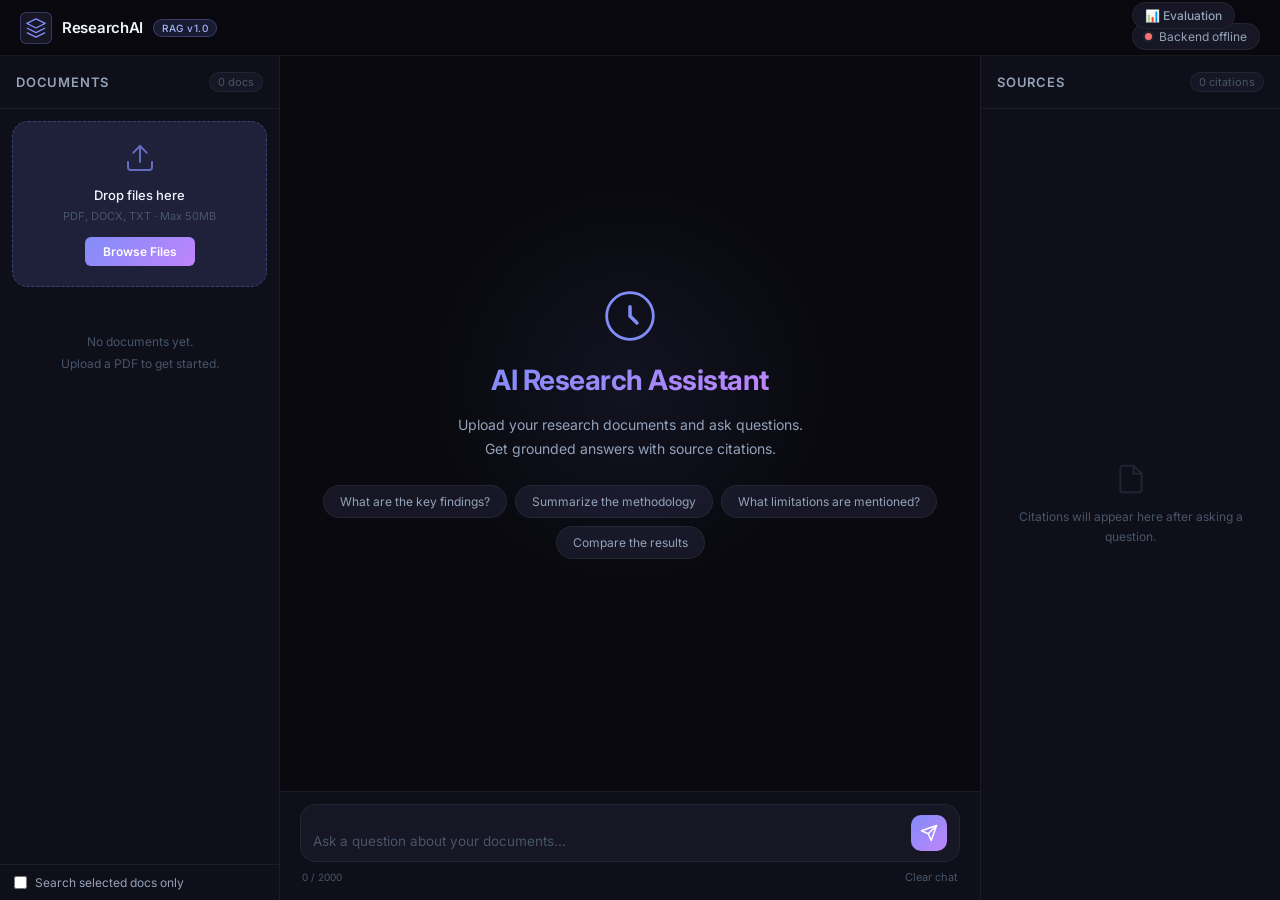
<file: ai-research-assistant-master/frontend/index.html>
<!DOCTYPE html>
<html lang="en">
<head>
  <meta charset="UTF-8" />
  <meta name="viewport" content="width=device-width, initial-scale=1.0" />
  <title>ResearchAI — AI Research Assistant</title>
  <meta name="description" content="Upload research documents and ask AI-powered questions with source citations. Built with RAG, hybrid search, and Gemini LLM." />
  <link rel="preconnect" href="https://fonts.googleapis.com" />
  <link rel="preconnect" href="https://fonts.gstatic.com" crossorigin />
  <link href="https://fonts.googleapis.com/css2?family=Inter:wght@300;400;500;600;700&family=JetBrains+Mono:wght@400;500&display=swap" rel="stylesheet" />
  <link rel="stylesheet" href="css/style.css" />
</head>
<body>
  <!-- ── Top Navigation ───────────────────────────────────────────── -->
  <nav class="navbar" id="navbar">
    <div class="nav-brand">
      <div class="nav-logo">
        <svg width="24" height="24" viewBox="0 0 24 24" fill="none">
          <path d="M12 2L2 7l10 5 10-5-10-5z" stroke="url(#grad1)" stroke-width="1.5" stroke-linejoin="round"/>
          <path d="M2 17l10 5 10-5" stroke="url(#grad1)" stroke-width="1.5" stroke-linejoin="round"/>
          <path d="M2 12l10 5 10-5" stroke="url(#grad1)" stroke-width="1.5" stroke-linejoin="round"/>
          <defs>
            <linearGradient id="grad1" x1="2" y1="2" x2="22" y2="22">
              <stop offset="0%" stop-color="#818cf8"/>
              <stop offset="100%" stop-color="#c084fc"/>
            </linearGradient>
          </defs>
        </svg>
      </div>
      <span class="nav-title">ResearchAI</span>
      <span class="nav-badge">RAG v1.0</span>
    </div>
    <div class="nav-actions">
      <a href="eval.html" class="nav-link-eval" id="evalNavLink" title="Evaluation Dashboard">📊 Evaluation</a>
      <div class="status-indicator" id="statusIndicator">
        <span class="status-dot" id="statusDot"></span>
        <span class="status-text" id="statusText">Connecting...</span>
      </div>
    </div>
  </nav>

  <!-- ── Main Layout ───────────────────────────────────────────────── -->
  <div class="layout" id="layout">

    <!-- ── Left Sidebar — Document Library ─────────────────────────── -->
    <aside class="sidebar" id="sidebar">
      <div class="sidebar-header">
        <h2 class="sidebar-title">Documents</h2>
        <span class="doc-count" id="docCount">0 docs</span>
      </div>

      <!-- Upload Zone -->
      <div class="upload-zone" id="uploadZone">
        <div class="upload-icon">
          <svg width="32" height="32" viewBox="0 0 24 24" fill="none">
            <path d="M21 15v4a2 2 0 0 1-2 2H5a2 2 0 0 1-2-2v-4" stroke="currentColor" stroke-width="1.5" stroke-linecap="round"/>
            <polyline points="17 8 12 3 7 8" stroke="currentColor" stroke-width="1.5" stroke-linecap="round" stroke-linejoin="round"/>
            <line x1="12" y1="3" x2="12" y2="15" stroke="currentColor" stroke-width="1.5" stroke-linecap="round"/>
          </svg>
        </div>
        <p class="upload-text">Drop files here</p>
        <p class="upload-subtext">PDF, DOCX, TXT · Max 50MB</p>
        <button class="upload-btn" id="uploadBtn" onclick="document.getElementById('fileInput').click()">
          Browse Files
        </button>
        <input type="file" id="fileInput" accept=".pdf,.docx,.txt" multiple hidden />
      </div>

      <!-- Upload Progress -->
      <div class="upload-progress-container" id="uploadProgress" style="display:none">
        <div class="upload-progress-bar">
          <div class="upload-progress-fill" id="uploadProgressFill"></div>
        </div>
        <p class="upload-progress-text" id="uploadProgressText">Processing...</p>
      </div>

      <!-- Document List -->
      <div class="doc-list" id="docList">
        <div class="empty-docs" id="emptyDocs">
          <p>No documents yet.</p>
          <p>Upload a PDF to get started.</p>
        </div>
      </div>

      <!-- Filter by document -->
      <div class="sidebar-footer">
        <label class="filter-label">
          <input type="checkbox" id="filterByDocs" />
          Search selected docs only
        </label>
      </div>
    </aside>

    <!-- ── Main Chat Area ────────────────────────────────────────────── -->
    <main class="chat-area" id="chatArea">

      <!-- Welcome Screen (shown when no messages) -->
      <div class="welcome-screen" id="welcomeScreen">
        <div class="welcome-glow"></div>
        <div class="welcome-icon">
          <svg width="56" height="56" viewBox="0 0 24 24" fill="none">
            <circle cx="12" cy="12" r="10" stroke="url(#wg)" stroke-width="1.2"/>
            <path d="M12 8v4l3 3" stroke="url(#wg)" stroke-width="1.5" stroke-linecap="round"/>
            <defs>
              <linearGradient id="wg" x1="2" y1="2" x2="22" y2="22">
                <stop offset="0%" stop-color="#818cf8"/>
                <stop offset="100%" stop-color="#c084fc"/>
              </linearGradient>
            </defs>
          </svg>
        </div>
        <h1 class="welcome-title">AI Research Assistant</h1>
        <p class="welcome-subtitle">Upload your research documents and ask questions.<br/>Get grounded answers with source citations.</p>
        <div class="welcome-chips">
          <button class="chip" onclick="app.insertSampleQuestion(this)">What are the key findings?</button>
          <button class="chip" onclick="app.insertSampleQuestion(this)">Summarize the methodology</button>
          <button class="chip" onclick="app.insertSampleQuestion(this)">What limitations are mentioned?</button>
          <button class="chip" onclick="app.insertSampleQuestion(this)">Compare the results</button>
        </div>
      </div>

      <!-- Messages Container -->
      <div class="messages" id="messages"></div>

      <!-- Thinking Indicator -->
      <div class="thinking" id="thinking" style="display:none">
        <div class="thinking-dots">
          <span></span><span></span><span></span>
        </div>
        <span class="thinking-text">Searching documents & generating answer...</span>
      </div>

      <!-- Input Bar -->
      <div class="input-bar" id="inputBar">
        <div class="input-wrapper">
          <textarea
            class="chat-input"
            id="chatInput"
            placeholder="Ask a question about your documents..."
            rows="1"
            maxlength="2000"
          ></textarea>
          <button class="send-btn" id="sendBtn" onclick="app.sendMessage()" title="Send (Enter)">
            <svg width="18" height="18" viewBox="0 0 24 24" fill="none">
              <line x1="22" y1="2" x2="11" y2="13" stroke="currentColor" stroke-width="2" stroke-linecap="round"/>
              <polygon points="22 2 15 22 11 13 2 9 22 2" stroke="currentColor" stroke-width="2" stroke-linejoin="round"/>
            </svg>
          </button>
        </div>
        <div class="input-meta">
          <span class="char-count" id="charCount">0 / 2000</span>
          <button class="clear-btn" id="clearBtn" onclick="app.clearChat()">Clear chat</button>
        </div>
      </div>
    </main>

    <!-- ── Right Panel — Sources ──────────────────────────────────────── -->
    <aside class="sources-panel" id="sourcesPanel">
      <div class="sources-header">
        <h2 class="sources-title">Sources</h2>
        <span class="sources-count" id="sourcesCount">0 citations</span>
      </div>
      <div class="sources-list" id="sourcesList">
        <div class="empty-sources" id="emptySources">
          <svg width="32" height="32" viewBox="0 0 24 24" fill="none" opacity="0.3">
            <path d="M14 2H6a2 2 0 0 0-2 2v16a2 2 0 0 0 2 2h12a2 2 0 0 0 2-2V8z" stroke="currentColor" stroke-width="1.5"/>
            <polyline points="14 2 14 8 20 8" stroke="currentColor" stroke-width="1.5"/>
          </svg>
          <p>Citations will appear here after asking a question.</p>
        </div>
      </div>
    </aside>

  </div>

  <!-- ── Toast Notifications ────────────────────────────────────────── -->
  <div class="toast-container" id="toastContainer"></div>

  <script src="js/api.js"></script>
  <script src="js/upload.js"></script>
  <script src="js/chat.js"></script>
  <script src="js/app.js"></script>
</body>
</html>
</file>
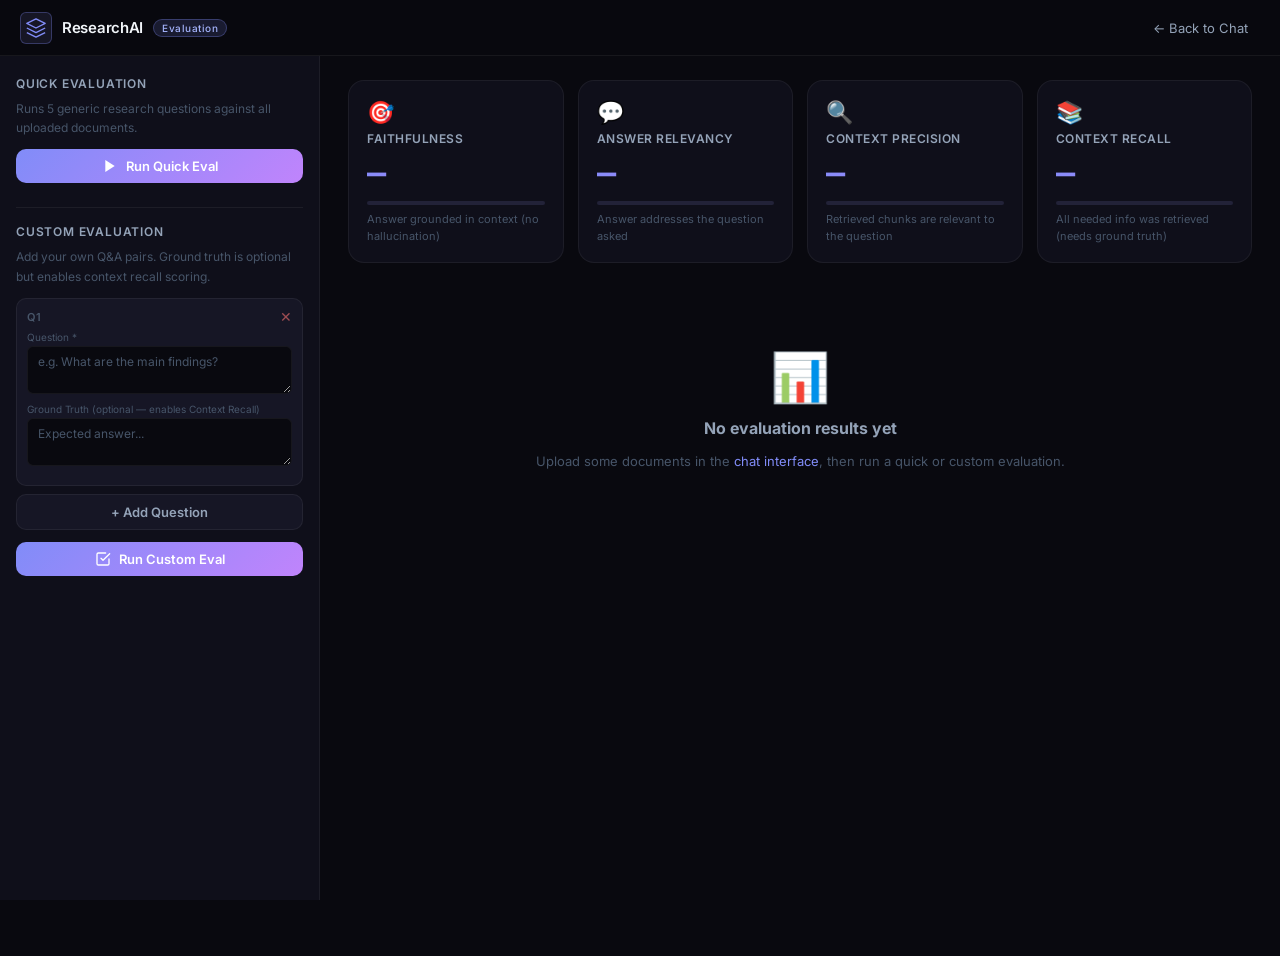
<file: ai-research-assistant-master/frontend/eval.html>
<!DOCTYPE html>
<html lang="en">
<head>
  <meta charset="UTF-8" />
  <meta name="viewport" content="width=device-width, initial-scale=1.0" />
  <title>Evaluation Dashboard — ResearchAI</title>
  <meta name="description" content="RAGAS-based evaluation dashboard for the AI Research Assistant RAG pipeline. Measures faithfulness, answer relevancy, context precision, and recall." />
  <link rel="preconnect" href="https://fonts.googleapis.com" />
  <link rel="preconnect" href="https://fonts.gstatic.com" crossorigin />
  <link href="https://fonts.googleapis.com/css2?family=Inter:wght@300;400;500;600;700&family=JetBrains+Mono:wght@400;500&display=swap" rel="stylesheet" />
  <link rel="stylesheet" href="css/style.css" />
  <link rel="stylesheet" href="css/eval.css" />
</head>
<body>
  <!-- Nav -->
  <nav class="navbar">
    <div class="nav-brand">
      <div class="nav-logo">
        <svg width="24" height="24" viewBox="0 0 24 24" fill="none">
          <path d="M12 2L2 7l10 5 10-5-10-5z" stroke="url(#g1)" stroke-width="1.5" stroke-linejoin="round"/>
          <path d="M2 17l10 5 10-5" stroke="url(#g1)" stroke-width="1.5" stroke-linejoin="round"/>
          <path d="M2 12l10 5 10-5" stroke="url(#g1)" stroke-width="1.5" stroke-linejoin="round"/>
          <defs><linearGradient id="g1" x1="2" y1="2" x2="22" y2="22"><stop offset="0%" stop-color="#818cf8"/><stop offset="100%" stop-color="#c084fc"/></linearGradient></defs>
        </svg>
      </div>
      <span class="nav-title">ResearchAI</span>
      <span class="nav-badge">Evaluation</span>
    </div>
    <div class="nav-actions">
      <a href="index.html" class="nav-link">← Back to Chat</a>
    </div>
  </nav>

  <div class="eval-layout">

    <!-- ── Left: Controls ────────────────────────── -->
    <aside class="eval-sidebar">
      <div class="eval-section">
        <h2 class="eval-section-title">Quick Evaluation</h2>
        <p class="eval-hint">Runs 5 generic research questions against all uploaded documents.</p>
        <button class="eval-btn primary" id="quickEvalBtn" onclick="runQuickEval()">
          <svg width="16" height="16" viewBox="0 0 24 24" fill="none"><path d="M5 3l14 9-14 9V3z" fill="currentColor"/></svg>
          Run Quick Eval
        </button>
      </div>

      <div class="eval-divider"></div>

      <div class="eval-section">
        <h2 class="eval-section-title">Custom Evaluation</h2>
        <p class="eval-hint">Add your own Q&amp;A pairs. Ground truth is optional but enables context recall scoring.</p>

        <div id="samplesContainer">
          <!-- Sample rows injected here -->
        </div>

        <button class="eval-btn secondary" onclick="addSample()">+ Add Question</button>

        <button class="eval-btn primary" id="customEvalBtn" onclick="runCustomEval()" style="margin-top:12px">
          <svg width="16" height="16" viewBox="0 0 24 24" fill="none"><path d="M9 11l3 3L22 4" stroke="currentColor" stroke-width="2" stroke-linecap="round" stroke-linejoin="round"/><path d="M21 12v7a2 2 0 01-2 2H5a2 2 0 01-2-2V5a2 2 0 012-2h11" stroke="currentColor" stroke-width="2" stroke-linecap="round" stroke-linejoin="round"/></svg>
          Run Custom Eval
        </button>
      </div>
    </aside>

    <!-- ── Right: Results ─────────────────────────── -->
    <main class="eval-main">

      <!-- Metric cards -->
      <div class="metrics-grid" id="metricsGrid">
        <div class="metric-card" id="card-faithfulness">
          <div class="metric-icon">🎯</div>
          <div class="metric-label">Faithfulness</div>
          <div class="metric-value" id="val-faithfulness">—</div>
          <div class="metric-bar"><div class="metric-fill" id="fill-faithfulness"></div></div>
          <div class="metric-desc">Answer grounded in context (no hallucination)</div>
        </div>
        <div class="metric-card" id="card-answer_relevancy">
          <div class="metric-icon">💬</div>
          <div class="metric-label">Answer Relevancy</div>
          <div class="metric-value" id="val-answer_relevancy">—</div>
          <div class="metric-bar"><div class="metric-fill" id="fill-answer_relevancy"></div></div>
          <div class="metric-desc">Answer addresses the question asked</div>
        </div>
        <div class="metric-card" id="card-context_precision">
          <div class="metric-icon">🔍</div>
          <div class="metric-label">Context Precision</div>
          <div class="metric-value" id="val-context_precision">—</div>
          <div class="metric-bar"><div class="metric-fill" id="fill-context_precision"></div></div>
          <div class="metric-desc">Retrieved chunks are relevant to the question</div>
        </div>
        <div class="metric-card" id="card-context_recall">
          <div class="metric-icon">📚</div>
          <div class="metric-label">Context Recall</div>
          <div class="metric-value" id="val-context_recall">—</div>
          <div class="metric-bar"><div class="metric-fill" id="fill-context_recall"></div></div>
          <div class="metric-desc">All needed info was retrieved (needs ground truth)</div>
        </div>
      </div>

      <!-- Status / loading -->
      <div class="eval-status" id="evalStatus" style="display:none">
        <div class="eval-spinner"></div>
        <span id="evalStatusText">Running evaluation...</span>
      </div>

      <!-- Summary bar -->
      <div class="eval-summary" id="evalSummary" style="display:none">
        <div class="summary-left">
          <span class="summary-label">Overall Score</span>
          <span class="summary-score" id="overallScore">—</span>
        </div>
        <div class="summary-meta" id="summaryMeta"></div>
      </div>

      <!-- Per-question breakdown table -->
      <div class="breakdown-section" id="breakdownSection" style="display:none">
        <h3 class="breakdown-title">Per-Question Breakdown</h3>
        <div class="breakdown-table-wrapper">
          <table class="breakdown-table" id="breakdownTable">
            <thead>
              <tr>
                <th>#</th>
                <th>Question</th>
                <th>Faithfulness</th>
                <th>Relevancy</th>
                <th>Precision</th>
                <th>Recall</th>
              </tr>
            </thead>
            <tbody id="breakdownBody"></tbody>
          </table>
        </div>
      </div>

      <!-- Empty state -->
      <div class="eval-empty" id="evalEmpty">
        <div class="eval-empty-icon">📊</div>
        <h3>No evaluation results yet</h3>
        <p>Upload some documents in the <a href="index.html">chat interface</a>, then run a quick or custom evaluation.</p>
      </div>
    </main>
  </div>

  <div class="toast-container" id="toastContainer"></div>

  <script src="js/api.js"></script>
  <script src="js/app.js"></script>
  <script src="js/eval.js"></script>
</body>
</html>
</file>
<file: ai-research-assistant-master/frontend/css/style.css>
/* =========================================================
   ResearchAI — Premium Dark Mode UI
   Design System: Indigo/Purple accent, glassmorphism, micro-animations
   ========================================================= */

/* ── Fonts & Variables ──────────────────────────────────── */
@import url('https://fonts.googleapis.com/css2?family=Inter:wght@300;400;500;600;700&family=JetBrains+Mono:wght@400;500&display=swap');

:root {
  /* Colors */
  --bg-base:        #09090f;
  --bg-surface:     #0f0f1a;
  --bg-elevated:    #161625;
  --bg-card:        #1c1c2e;
  --bg-hover:       #222238;

  --accent-primary:  #818cf8;  /* indigo-400 */
  --accent-secondary:#c084fc;  /* purple-400 */
  --accent-glow:     rgba(129,140,248,0.15);
  --accent-gradient: linear-gradient(135deg, #818cf8, #c084fc);

  --text-primary:   #f1f5f9;
  --text-secondary: #94a3b8;
  --text-muted:     #475569;
  --text-accent:    #a5b4fc;

  --border:         rgba(255,255,255,0.06);
  --border-accent:  rgba(129,140,248,0.3);

  --success:  #34d399;
  --warning:  #fbbf24;
  --error:    #f87171;

  /* Spacing */
  --sidebar-w: 280px;
  --sources-w: 300px;
  --nav-h:     56px;

  /* Radii */
  --r-sm: 6px;
  --r-md: 10px;
  --r-lg: 16px;
  --r-xl: 24px;

  /* Shadows */
  --shadow-sm:  0 1px 3px rgba(0,0,0,0.4);
  --shadow-md:  0 4px 16px rgba(0,0,0,0.5);
  --shadow-glow: 0 0 20px rgba(129,140,248,0.2);
}

/* ── Reset & Base ────────────────────────────────────────── */
*, *::before, *::after { box-sizing: border-box; margin: 0; padding: 0; }

html { font-size: 14px; scroll-behavior: smooth; }

body {
  font-family: 'Inter', system-ui, sans-serif;
  background: var(--bg-base);
  color: var(--text-primary);
  min-height: 100vh;
  overflow: hidden;
}

/* Scrollbars */
::-webkit-scrollbar { width: 4px; height: 4px; }
::-webkit-scrollbar-track { background: transparent; }
::-webkit-scrollbar-thumb { background: var(--bg-hover); border-radius: 99px; }
::-webkit-scrollbar-thumb:hover { background: var(--text-muted); }

/* ── Navbar ──────────────────────────────────────────────── */
.navbar {
  position: fixed;
  top: 0; left: 0; right: 0;
  height: var(--nav-h);
  background: rgba(9,9,15,0.85);
  backdrop-filter: blur(12px);
  border-bottom: 1px solid var(--border);
  display: flex;
  align-items: center;
  justify-content: space-between;
  padding: 0 20px;
  z-index: 100;
}

.nav-brand {
  display: flex;
  align-items: center;
  gap: 10px;
}

.nav-logo {
  display: flex;
  align-items: center;
  justify-content: center;
  width: 32px; height: 32px;
  background: var(--bg-elevated);
  border: 1px solid var(--border-accent);
  border-radius: var(--r-sm);
  padding: 4px;
}

.nav-title {
  font-size: 15px;
  font-weight: 600;
  color: var(--text-primary);
  letter-spacing: -0.3px;
}

.nav-badge {
  background: var(--accent-glow);
  border: 1px solid var(--border-accent);
  color: var(--text-accent);
  font-size: 10px;
  font-weight: 500;
  padding: 2px 8px;
  border-radius: 99px;
  letter-spacing: 0.5px;
}

.status-indicator {
  display: flex;
  align-items: center;
  gap: 7px;
  padding: 5px 12px;
  background: var(--bg-elevated);
  border: 1px solid var(--border);
  border-radius: 99px;
}

.status-dot {
  width: 7px; height: 7px;
  border-radius: 50%;
  background: var(--text-muted);
  transition: background 0.3s;
  box-shadow: 0 0 0 2px rgba(255,255,255,0.05);
}
.status-dot.online  { background: var(--success); box-shadow: 0 0 6px var(--success); animation: pulse-green 2s infinite; }
.status-dot.error   { background: var(--error); }

.status-text {
  font-size: 12px;
  color: var(--text-secondary);
}

.nav-link-eval {
  color: var(--text-secondary);
  text-decoration: none;
  font-size: 12px;
  font-weight: 500;
  padding: 5px 12px;
  border-radius: 99px;
  border: 1px solid var(--border);
  background: var(--bg-elevated);
  transition: all 0.2s;
  margin-right: 8px;
}
.nav-link-eval:hover {
  border-color: var(--border-accent);
  color: var(--text-accent);
}

@keyframes pulse-green {
  0%, 100% { opacity: 1; }
  50%       { opacity: 0.5; }
}

/* ── Layout Grid ─────────────────────────────────────────── */
.layout {
  display: grid;
  grid-template-columns: var(--sidebar-w) 1fr var(--sources-w);
  height: 100vh;
  padding-top: var(--nav-h);
}

/* ── Sidebar ─────────────────────────────────────────────── */
.sidebar {
  display: flex;
  flex-direction: column;
  background: var(--bg-surface);
  border-right: 1px solid var(--border);
  overflow: hidden;
}

.sidebar-header {
  display: flex;
  align-items: center;
  justify-content: space-between;
  padding: 16px;
  border-bottom: 1px solid var(--border);
}

.sidebar-title {
  font-size: 13px;
  font-weight: 600;
  color: var(--text-secondary);
  text-transform: uppercase;
  letter-spacing: 0.8px;
}

.doc-count {
  font-size: 11px;
  color: var(--text-muted);
  background: var(--bg-elevated);
  padding: 2px 8px;
  border-radius: 99px;
  border: 1px solid var(--border);
}

/* Upload Zone */
.upload-zone {
  margin: 12px;
  padding: 20px 16px;
  border: 1.5px dashed var(--border-accent);
  border-radius: var(--r-lg);
  background: var(--accent-glow);
  display: flex;
  flex-direction: column;
  align-items: center;
  gap: 6px;
  cursor: pointer;
  transition: all 0.2s;
  text-align: center;
}

.upload-zone:hover,
.upload-zone.drag-over {
  border-color: var(--accent-primary);
  background: rgba(129,140,248,0.1);
  transform: scale(1.01);
  box-shadow: var(--shadow-glow);
}

.upload-icon {
  color: var(--accent-primary);
  opacity: 0.7;
  margin-bottom: 4px;
}

.upload-text {
  font-size: 13px;
  font-weight: 500;
  color: var(--text-primary);
}

.upload-subtext {
  font-size: 11px;
  color: var(--text-muted);
}

.upload-btn {
  margin-top: 8px;
  padding: 7px 18px;
  background: var(--accent-gradient);
  color: white;
  font-size: 12px;
  font-weight: 600;
  border: none;
  border-radius: var(--r-sm);
  cursor: pointer;
  transition: opacity 0.2s, transform 0.1s;
  font-family: inherit;
}
.upload-btn:hover { opacity: 0.85; transform: translateY(-1px); }
.upload-btn:active { transform: translateY(0); }

/* Upload Progress */
.upload-progress-container {
  margin: 0 12px 8px;
  padding: 12px;
  background: var(--bg-elevated);
  border-radius: var(--r-md);
  border: 1px solid var(--border);
}

.upload-progress-bar {
  height: 4px;
  background: var(--bg-hover);
  border-radius: 99px;
  overflow: hidden;
}

.upload-progress-fill {
  height: 100%;
  background: var(--accent-gradient);
  border-radius: 99px;
  width: 0%;
  transition: width 0.3s ease;
  animation: shimmer 1.5s infinite;
}

@keyframes shimmer {
  0%   { filter: brightness(1); }
  50%  { filter: brightness(1.3); }
  100% { filter: brightness(1); }
}

.upload-progress-text {
  font-size: 11px;
  color: var(--text-muted);
  margin-top: 6px;
  text-align: center;
}

/* Document List */
.doc-list {
  flex: 1;
  overflow-y: auto;
  padding: 8px 12px;
}

.empty-docs {
  text-align: center;
  padding: 24px 16px;
  color: var(--text-muted);
  font-size: 12px;
  line-height: 1.8;
}

.doc-item {
  display: flex;
  align-items: flex-start;
  gap: 10px;
  padding: 10px;
  border-radius: var(--r-md);
  cursor: pointer;
  transition: background 0.15s;
  border: 1px solid transparent;
  margin-bottom: 4px;
  position: relative;
}

.doc-item:hover {
  background: var(--bg-elevated);
  border-color: var(--border);
}

.doc-item.selected {
  background: var(--accent-glow);
  border-color: var(--border-accent);
}

.doc-checkbox {
  margin-top: 2px;
  accent-color: var(--accent-primary);
  flex-shrink: 0;
}

.doc-icon {
  width: 28px; height: 28px;
  border-radius: var(--r-sm);
  display: flex;
  align-items: center;
  justify-content: center;
  font-size: 12px;
  font-weight: 700;
  flex-shrink: 0;
}
.doc-icon.pdf  { background: rgba(248,113,113,0.15); color: #f87171; }
.doc-icon.docx { background: rgba(96,165,250,0.15);  color: #60a5fa; }
.doc-icon.txt  { background: rgba(52,211,153,0.15);  color: #34d399; }

.doc-info { flex: 1; min-width: 0; }
.doc-name {
  font-size: 12px;
  font-weight: 500;
  color: var(--text-primary);
  white-space: nowrap;
  overflow: hidden;
  text-overflow: ellipsis;
}
.doc-meta {
  font-size: 10px;
  color: var(--text-muted);
  margin-top: 2px;
}

.doc-delete {
  opacity: 0;
  background: none;
  border: none;
  color: var(--error);
  cursor: pointer;
  padding: 2px;
  border-radius: var(--r-sm);
  font-size: 14px;
  line-height: 1;
  transition: opacity 0.2s;
}
.doc-item:hover .doc-delete { opacity: 1; }

.sidebar-footer {
  padding: 10px 14px;
  border-top: 1px solid var(--border);
}

.filter-label {
  display: flex;
  align-items: center;
  gap: 8px;
  font-size: 12px;
  color: var(--text-secondary);
  cursor: pointer;
}
.filter-label input { accent-color: var(--accent-primary); }

/* ── Chat Area ───────────────────────────────────────────── */
.chat-area {
  display: flex;
  flex-direction: column;
  background: var(--bg-base);
  position: relative;
  overflow: hidden;
}

/* Welcome Screen */
.welcome-screen {
  flex: 1;
  display: flex;
  flex-direction: column;
  align-items: center;
  justify-content: center;
  padding: 40px;
  text-align: center;
  position: relative;
  gap: 16px;
}

.welcome-glow {
  position: absolute;
  top: 50%;
  left: 50%;
  transform: translate(-50%, -60%);
  width: 400px;
  height: 400px;
  background: radial-gradient(circle, rgba(129,140,248,0.08) 0%, transparent 70%);
  pointer-events: none;
}

.welcome-icon {
  animation: float 3s ease-in-out infinite;
}
@keyframes float {
  0%, 100% { transform: translateY(0); }
  50%       { transform: translateY(-8px); }
}

.welcome-title {
  font-size: 28px;
  font-weight: 700;
  background: var(--accent-gradient);
  -webkit-background-clip: text;
  background-clip: text;
  -webkit-text-fill-color: transparent;
  letter-spacing: -0.5px;
}

.welcome-subtitle {
  font-size: 14px;
  color: var(--text-secondary);
  line-height: 1.7;
  max-width: 400px;
}

.welcome-chips {
  display: flex;
  flex-wrap: wrap;
  gap: 8px;
  justify-content: center;
  margin-top: 8px;
}

.chip {
  padding: 8px 16px;
  background: var(--bg-elevated);
  border: 1px solid var(--border);
  border-radius: 99px;
  color: var(--text-secondary);
  font-size: 12px;
  cursor: pointer;
  transition: all 0.2s;
  font-family: inherit;
}
.chip:hover {
  border-color: var(--border-accent);
  color: var(--text-accent);
  background: var(--accent-glow);
}

/* Messages */
.messages {
  flex: 1;
  overflow-y: auto;
  padding: 24px 28px;
  display: flex;
  flex-direction: column;
  gap: 20px;
  display: none;
}
.messages.has-messages { display: flex; }

.message {
  display: flex;
  gap: 12px;
  animation: slideUp 0.3s ease;
  max-width: 100%;
}
@keyframes slideUp {
  from { opacity: 0; transform: translateY(12px); }
  to   { opacity: 1; transform: translateY(0); }
}

.message.user { flex-direction: row-reverse; }

.msg-avatar {
  width: 32px; height: 32px;
  border-radius: 50%;
  display: flex;
  align-items: center;
  justify-content: center;
  font-size: 14px;
  font-weight: 700;
  flex-shrink: 0;
}
.message.user .msg-avatar {
  background: var(--accent-gradient);
  color: white;
}
.message.assistant .msg-avatar {
  background: var(--bg-elevated);
  border: 1px solid var(--border-accent);
  color: var(--accent-primary);
}

.msg-content {
  max-width: 75%;
  display: flex;
  flex-direction: column;
  gap: 6px;
}

.msg-bubble {
  padding: 12px 16px;
  border-radius: var(--r-lg);
  font-size: 13.5px;
  line-height: 1.65;
}

.message.user .msg-bubble {
  background: var(--accent-gradient);
  color: white;
  border-radius: var(--r-lg) var(--r-lg) 4px var(--r-lg);
}

.message.assistant .msg-bubble {
  background: var(--bg-elevated);
  border: 1px solid var(--border);
  color: var(--text-primary);
  border-radius: var(--r-lg) var(--r-lg) var(--r-lg) 4px;
}

.msg-bubble p { margin-bottom: 8px; }
.msg-bubble p:last-child { margin-bottom: 0; }
.msg-bubble strong { color: var(--text-accent); }
.msg-bubble code {
  font-family: 'JetBrains Mono', monospace;
  background: var(--bg-base);
  padding: 2px 6px;
  border-radius: 4px;
  font-size: 12px;
  color: var(--accent-secondary);
}

.msg-time {
  font-size: 10px;
  color: var(--text-muted);
  padding: 0 4px;
}
.message.user .msg-time { text-align: right; }

/* Thinking / Loading */
.thinking {
  display: flex;
  align-items: center;
  gap: 12px;
  padding: 14px 28px;
}

.thinking-dots {
  display: flex;
  gap: 4px;
}
.thinking-dots span {
  width: 6px; height: 6px;
  background: var(--accent-primary);
  border-radius: 50%;
  animation: bounce 1.4s infinite ease-in-out;
}
.thinking-dots span:nth-child(2) { animation-delay: 0.16s; }
.thinking-dots span:nth-child(3) { animation-delay: 0.32s; }

@keyframes bounce {
  0%, 80%, 100% { transform: scale(0.6); opacity: 0.5; }
  40%           { transform: scale(1);   opacity: 1; }
}

.thinking-text {
  font-size: 12px;
  color: var(--text-muted);
  font-style: italic;
}

/* Input Bar */
.input-bar {
  padding: 12px 20px 16px;
  border-top: 1px solid var(--border);
  background: var(--bg-surface);
}

.input-wrapper {
  display: flex;
  gap: 10px;
  align-items: flex-end;
  background: var(--bg-elevated);
  border: 1.5px solid var(--border);
  border-radius: var(--r-lg);
  padding: 10px 12px;
  transition: border-color 0.2s, box-shadow 0.2s;
}

.input-wrapper:focus-within {
  border-color: var(--border-accent);
  box-shadow: 0 0 0 3px rgba(129,140,248,0.08);
}

.chat-input {
  flex: 1;
  background: none;
  border: none;
  outline: none;
  color: var(--text-primary);
  font-size: 13.5px;
  font-family: inherit;
  line-height: 1.5;
  resize: none;
  max-height: 120px;
  overflow-y: auto;
}

.chat-input::placeholder { color: var(--text-muted); }

.send-btn {
  width: 36px; height: 36px;
  background: var(--accent-gradient);
  border: none;
  border-radius: var(--r-md);
  color: white;
  cursor: pointer;
  display: flex;
  align-items: center;
  justify-content: center;
  flex-shrink: 0;
  transition: opacity 0.2s, transform 0.1s;
}
.send-btn:hover  { opacity: 0.85; transform: scale(1.05); }
.send-btn:active { transform: scale(0.97); }
.send-btn:disabled { opacity: 0.3; cursor: not-allowed; transform: none; }

.input-meta {
  display: flex;
  justify-content: space-between;
  align-items: center;
  margin-top: 8px;
  padding: 0 2px;
}

.char-count {
  font-size: 10px;
  color: var(--text-muted);
}

.clear-btn {
  font-size: 11px;
  color: var(--text-muted);
  background: none;
  border: none;
  cursor: pointer;
  font-family: inherit;
  transition: color 0.2s;
}
.clear-btn:hover { color: var(--error); }

/* ── Sources Panel ───────────────────────────────────────── */
.sources-panel {
  display: flex;
  flex-direction: column;
  background: var(--bg-surface);
  border-left: 1px solid var(--border);
  overflow: hidden;
}

.sources-header {
  display: flex;
  align-items: center;
  justify-content: space-between;
  padding: 16px;
  border-bottom: 1px solid var(--border);
}

.sources-title {
  font-size: 13px;
  font-weight: 600;
  color: var(--text-secondary);
  text-transform: uppercase;
  letter-spacing: 0.8px;
}

.sources-count {
  font-size: 11px;
  color: var(--text-muted);
  background: var(--bg-elevated);
  padding: 2px 8px;
  border-radius: 99px;
  border: 1px solid var(--border);
}

.sources-list {
  flex: 1;
  overflow-y: auto;
  padding: 12px;
  display: flex;
  flex-direction: column;
  gap: 10px;
}

.empty-sources {
  display: flex;
  flex-direction: column;
  align-items: center;
  justify-content: center;
  gap: 12px;
  height: 100%;
  color: var(--text-muted);
  font-size: 12px;
  text-align: center;
  padding: 24px;
  line-height: 1.6;
}

.source-card {
  background: var(--bg-elevated);
  border: 1px solid var(--border);
  border-radius: var(--r-md);
  padding: 12px;
  cursor: pointer;
  transition: all 0.2s;
  animation: slideUp 0.3s ease;
}

.source-card:hover {
  border-color: var(--border-accent);
  background: var(--accent-glow);
  transform: translateY(-1px);
  box-shadow: var(--shadow-sm);
}

.source-card-header {
  display: flex;
  align-items: center;
  justify-content: space-between;
  gap: 8px;
  margin-bottom: 8px;
}

.source-rank {
  font-size: 10px;
  font-weight: 700;
  background: var(--accent-gradient);
  color: transparent;
  -webkit-background-clip: text;
  background-clip: text;
  width: 18px;
}

.source-filename {
  font-size: 11px;
  font-weight: 500;
  color: var(--text-accent);
  flex: 1;
  white-space: nowrap;
  overflow: hidden;
  text-overflow: ellipsis;
}

.source-score {
  font-size: 10px;
  color: var(--text-muted);
  background: var(--bg-base);
  padding: 2px 6px;
  border-radius: 99px;
  white-space: nowrap;
}

.source-meta {
  font-size: 10px;
  color: var(--text-muted);
  margin-bottom: 6px;
}

.source-preview {
  font-size: 11.5px;
  color: var(--text-secondary);
  line-height: 1.55;
  display: -webkit-box;
  -webkit-line-clamp: 3;
  -webkit-box-orient: vertical;
  overflow: hidden;
}

/* ── Toast Notifications ─────────────────────────────────── */
.toast-container {
  position: fixed;
  bottom: 24px;
  right: 24px;
  display: flex;
  flex-direction: column;
  gap: 8px;
  z-index: 999;
}

.toast {
  display: flex;
  align-items: center;
  gap: 10px;
  padding: 12px 16px;
  background: var(--bg-card);
  border: 1px solid var(--border);
  border-radius: var(--r-md);
  box-shadow: var(--shadow-md);
  font-size: 13px;
  color: var(--text-primary);
  animation: toastIn 0.3s ease;
  max-width: 320px;
}

.toast.success { border-left: 3px solid var(--success); }
.toast.error   { border-left: 3px solid var(--error); }
.toast.info    { border-left: 3px solid var(--accent-primary); }

@keyframes toastIn {
  from { opacity: 0; transform: translateX(20px); }
  to   { opacity: 1; transform: translateX(0); }
}

@keyframes toastOut {
  from { opacity: 1; transform: translateX(0); }
  to   { opacity: 0; transform: translateX(20px); }
}

/* ── Utility ─────────────────────────────────────────────── */
.hidden { display: none !important; }

/* ── Responsive (tablet) ─────────────────────────────────── */
@media (max-width: 1100px) {
  .sources-panel { display: none; }
  .layout { grid-template-columns: var(--sidebar-w) 1fr; }
}

@media (max-width: 700px) {
  .sidebar { display: none; }
  .layout { grid-template-columns: 1fr; }
}
</file>
<file: ai-research-assistant-master/frontend/css/eval.css>
/* Evaluation Dashboard — Additional Styles */

.eval-layout {
  display: grid;
  grid-template-columns: 320px 1fr;
  height: calc(100vh - var(--nav-h));
  margin-top: var(--nav-h);
  overflow: hidden;
}

.nav-link {
  color: var(--text-secondary);
  text-decoration: none;
  font-size: 13px;
  padding: 6px 12px;
  border-radius: var(--r-sm);
  transition: color 0.2s, background 0.2s;
}
.nav-link:hover { color: var(--text-primary); background: var(--bg-elevated); }

/* ── Sidebar ─────────────────────────────────────────── */
.eval-sidebar {
  background: var(--bg-surface);
  border-right: 1px solid var(--border);
  overflow-y: auto;
  padding: 20px 16px;
  display: flex;
  flex-direction: column;
  gap: 0;
}

.eval-section { margin-bottom: 8px; }

.eval-section-title {
  font-size: 12px;
  font-weight: 600;
  color: var(--text-secondary);
  text-transform: uppercase;
  letter-spacing: 0.8px;
  margin-bottom: 8px;
}

.eval-hint {
  font-size: 12px;
  color: var(--text-muted);
  line-height: 1.6;
  margin-bottom: 12px;
}

.eval-divider {
  height: 1px;
  background: var(--border);
  margin: 16px 0;
}

.eval-btn {
  width: 100%;
  display: flex;
  align-items: center;
  justify-content: center;
  gap: 8px;
  padding: 9px 16px;
  border-radius: var(--r-md);
  font-size: 13px;
  font-weight: 600;
  font-family: inherit;
  cursor: pointer;
  border: none;
  transition: all 0.2s;
}

.eval-btn.primary {
  background: var(--accent-gradient);
  color: white;
}
.eval-btn.primary:hover { opacity: 0.85; transform: translateY(-1px); }
.eval-btn.primary:disabled { opacity: 0.3; cursor: not-allowed; transform: none; }

.eval-btn.secondary {
  background: var(--bg-elevated);
  border: 1px solid var(--border);
  color: var(--text-secondary);
}
.eval-btn.secondary:hover { border-color: var(--border-accent); color: var(--text-primary); }

/* Sample rows */
.sample-row {
  background: var(--bg-elevated);
  border: 1px solid var(--border);
  border-radius: var(--r-md);
  padding: 10px;
  margin-bottom: 8px;
  animation: slideUp 0.2s ease;
}

.sample-row-header {
  display: flex;
  justify-content: space-between;
  align-items: center;
  margin-bottom: 6px;
}

.sample-num {
  font-size: 11px;
  color: var(--text-muted);
  font-weight: 600;
}

.sample-remove {
  background: none;
  border: none;
  color: var(--error);
  cursor: pointer;
  font-size: 14px;
  opacity: 0.6;
  transition: opacity 0.2s;
}
.sample-remove:hover { opacity: 1; }

.sample-input {
  width: 100%;
  background: var(--bg-base);
  border: 1px solid var(--border);
  border-radius: var(--r-sm);
  padding: 7px 10px;
  color: var(--text-primary);
  font-size: 12px;
  font-family: inherit;
  resize: vertical;
  min-height: 48px;
  outline: none;
  transition: border-color 0.2s;
  margin-bottom: 6px;
}
.sample-input:focus { border-color: var(--border-accent); }
.sample-input::placeholder { color: var(--text-muted); }

.sample-label {
  font-size: 10px;
  color: var(--text-muted);
  margin-bottom: 3px;
  display: block;
}

/* ── Main Results Area ───────────────────────────────── */
.eval-main {
  overflow-y: auto;
  padding: 24px 28px;
  display: flex;
  flex-direction: column;
  gap: 24px;
}

/* Metric Cards */
.metrics-grid {
  display: grid;
  grid-template-columns: repeat(4, 1fr);
  gap: 14px;
}

@media (max-width: 1200px) {
  .metrics-grid { grid-template-columns: repeat(2, 1fr); }
}

.metric-card {
  background: var(--bg-surface);
  border: 1px solid var(--border);
  border-radius: var(--r-lg);
  padding: 18px;
  transition: border-color 0.2s, transform 0.2s;
  display: flex;
  flex-direction: column;
  gap: 6px;
}

.metric-card:hover {
  border-color: var(--border-accent);
  transform: translateY(-2px);
}

.metric-card.scored {
  border-color: var(--border-accent);
  background: var(--accent-glow);
}

.metric-icon { font-size: 22px; }

.metric-label {
  font-size: 12px;
  font-weight: 600;
  color: var(--text-secondary);
  text-transform: uppercase;
  letter-spacing: 0.5px;
}

.metric-value {
  font-size: 32px;
  font-weight: 700;
  font-family: 'JetBrains Mono', monospace;
  background: var(--accent-gradient);
  -webkit-background-clip: text;
  background-clip: text;
  -webkit-text-fill-color: transparent;
  color: transparent;
  min-height: 42px;
  display: flex;
  align-items: center;
}

.metric-value.na {
  font-size: 28px;
  -webkit-text-fill-color: var(--text-muted);
  color: var(--text-muted);
}

.metric-bar {
  height: 4px;
  background: var(--bg-hover);
  border-radius: 99px;
  overflow: hidden;
}

.metric-fill {
  height: 100%;
  background: var(--accent-gradient);
  border-radius: 99px;
  width: 0%;
  transition: width 1s cubic-bezier(0.4, 0, 0.2, 1);
}

.metric-desc {
  font-size: 11px;
  color: var(--text-muted);
  line-height: 1.5;
}

/* Loading Spinner */
.eval-status {
  display: flex;
  align-items: center;
  gap: 14px;
  padding: 18px 20px;
  background: var(--bg-surface);
  border: 1px solid var(--border);
  border-radius: var(--r-lg);
  font-size: 13px;
  color: var(--text-secondary);
}

.eval-spinner {
  width: 22px; height: 22px;
  border: 2px solid var(--border);
  border-top-color: var(--accent-primary);
  border-radius: 50%;
  animation: spin 0.8s linear infinite;
  flex-shrink: 0;
}

@keyframes spin { to { transform: rotate(360deg); } }

/* Summary Bar */
.eval-summary {
  display: flex;
  align-items: center;
  justify-content: space-between;
  padding: 16px 20px;
  background: var(--bg-surface);
  border: 1px solid var(--border-accent);
  border-radius: var(--r-lg);
  background: var(--accent-glow);
}

.summary-left {
  display: flex;
  align-items: center;
  gap: 16px;
}

.summary-label {
  font-size: 13px;
  color: var(--text-secondary);
  font-weight: 500;
}

.summary-score {
  font-size: 28px;
  font-weight: 700;
  font-family: 'JetBrains Mono', monospace;
  background: var(--accent-gradient);
  -webkit-background-clip: text;
  background-clip: text;
  -webkit-text-fill-color: transparent;
}

.summary-meta {
  font-size: 12px;
  color: var(--text-muted);
  text-align: right;
  line-height: 1.6;
}

/* Breakdown Table */
.breakdown-section { display: flex; flex-direction: column; gap: 12px; }

.breakdown-title {
  font-size: 14px;
  font-weight: 600;
  color: var(--text-primary);
}

.breakdown-table-wrapper {
  overflow-x: auto;
  border-radius: var(--r-lg);
  border: 1px solid var(--border);
}

.breakdown-table {
  width: 100%;
  border-collapse: collapse;
  font-size: 12.5px;
}

.breakdown-table th {
  background: var(--bg-elevated);
  color: var(--text-secondary);
  font-weight: 600;
  text-transform: uppercase;
  letter-spacing: 0.5px;
  font-size: 11px;
  padding: 12px 14px;
  text-align: left;
  border-bottom: 1px solid var(--border);
  white-space: nowrap;
}

.breakdown-table td {
  padding: 12px 14px;
  border-bottom: 1px solid var(--border);
  color: var(--text-secondary);
  vertical-align: top;
}

.breakdown-table tr:last-child td { border-bottom: none; }
.breakdown-table tr:hover td { background: var(--bg-elevated); }

.breakdown-table td:first-child {
  color: var(--text-muted);
  font-family: 'JetBrains Mono', monospace;
  width: 30px;
}

.score-cell {
  font-family: 'JetBrains Mono', monospace;
  font-weight: 500;
}

.score-high   { color: var(--success); }
.score-medium { color: var(--warning); }
.score-low    { color: var(--error); }
.score-na     { color: var(--text-muted); }

/* Empty State */
.eval-empty {
  display: flex;
  flex-direction: column;
  align-items: center;
  justify-content: center;
  gap: 12px;
  padding: 60px 40px;
  text-align: center;
  color: var(--text-muted);
}

.eval-empty-icon { font-size: 48px; }
.eval-empty h3 { font-size: 16px; color: var(--text-secondary); }
.eval-empty p  { font-size: 13px; line-height: 1.7; }
.eval-empty a  { color: var(--accent-primary); text-decoration: none; }
.eval-empty a:hover { text-decoration: underline; }
</file>
